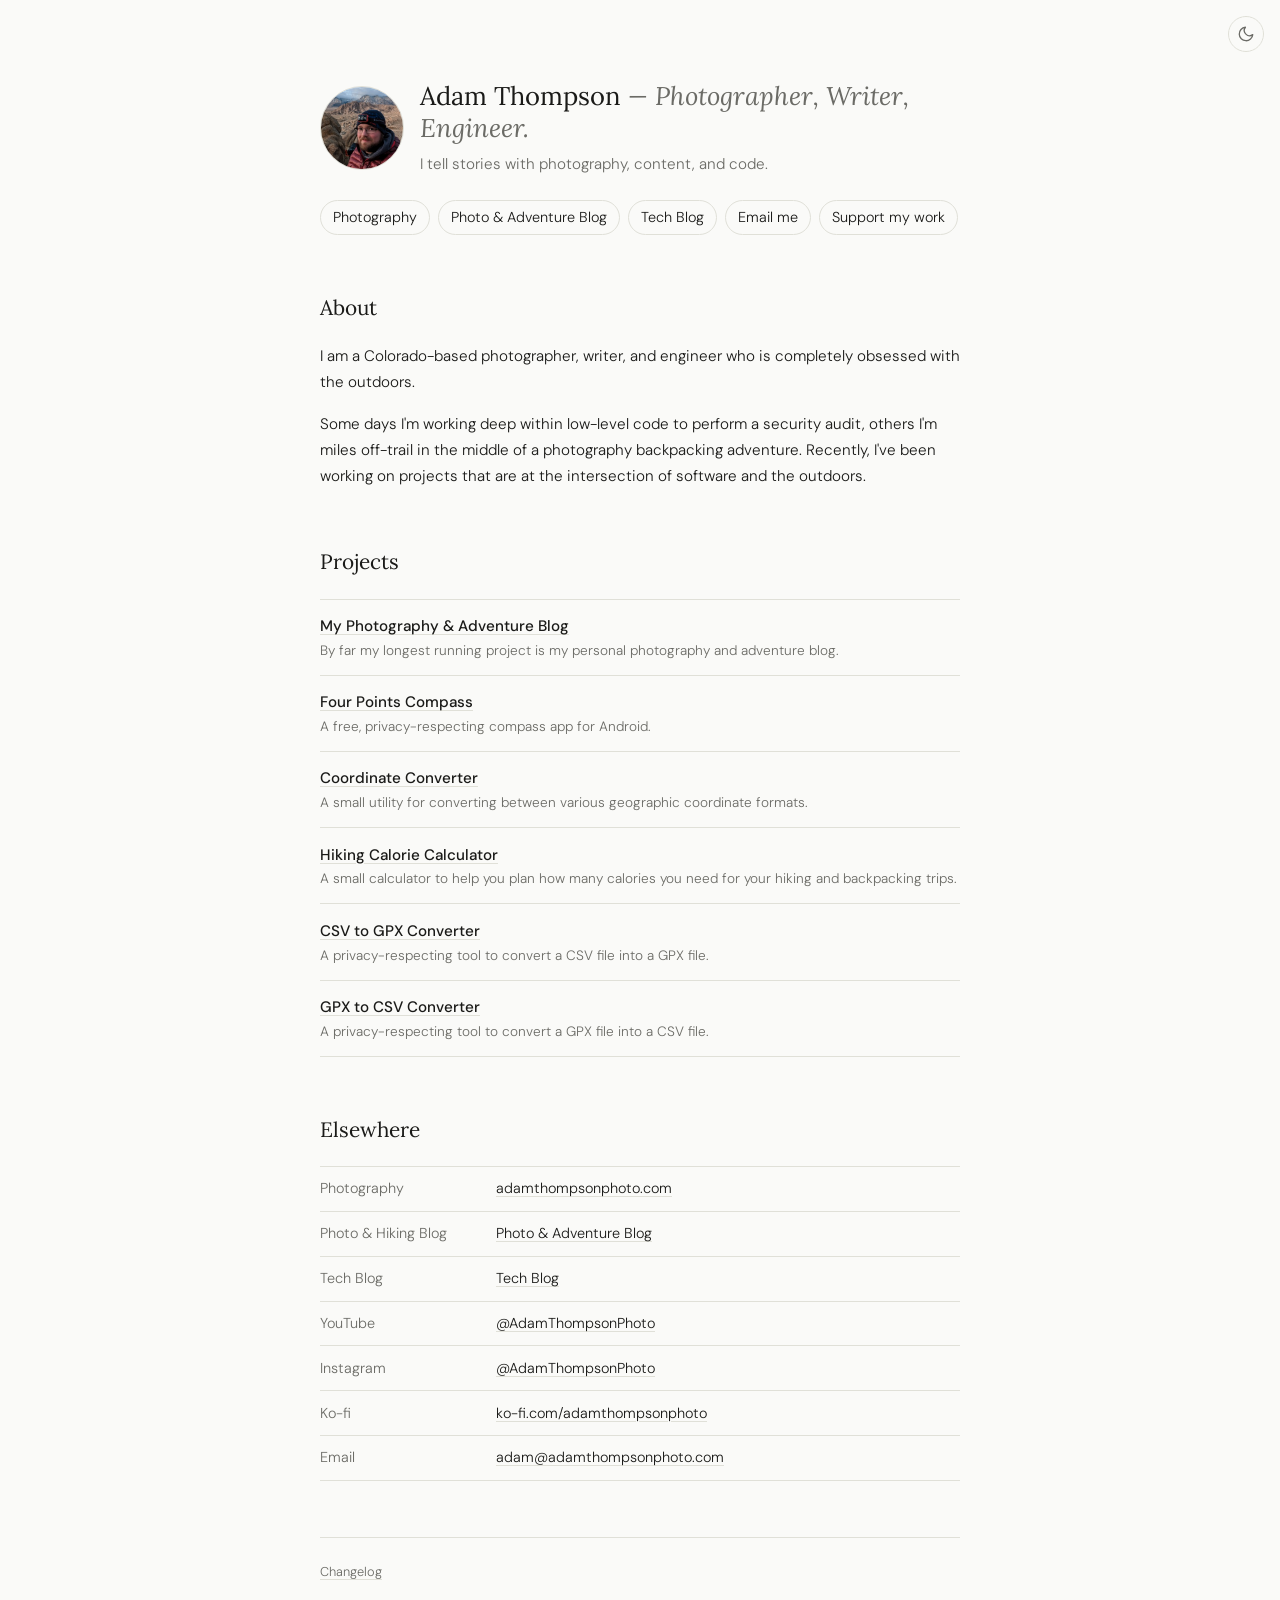
<file: index.html>
<!DOCTYPE html>
<html lang="en">
    <head>
        <meta charset="UTF-8" />
        <meta name="viewport" content="width=device-width, initial-scale=1.0" />
        <title>Adam Thompson - Photographer, Writer, Engineer</title>

        <link rel="icon" type="image/png" sizes="32x32" href="assets/favicon-32.png" />
        <link rel="apple-touch-icon" sizes="180x180" href="assets/apple-touch-icon.png" />

        <link rel="preconnect" href="https://fonts.googleapis.com" />
        <link rel="preconnect" href="https://fonts.gstatic.com" crossorigin />
        <link href="https://fonts.googleapis.com/css2?family=Lora:ital,wght@0,400;1,400&family=DM+Sans:wght@300;500&display=swap" rel="stylesheet" />

        <script>
            (function () {
                var stored = null;
                try {
                    stored = localStorage.getItem('theme');
                } catch (e) {}
                var prefersDark = window.matchMedia('(prefers-color-scheme: dark)').matches;
                document.documentElement.dataset.theme = stored || (prefersDark ? 'dark' : 'light');
            })();
        </script>

        <link rel="stylesheet" href="main.css" />

        <meta name="description" content="Adam Thompson is a Colorado-based photographer, writer, and engineer who's obsessed with the outdoors." />
        <link rel="canonical" href="https://theadamthompson.com/" />

        <script type="application/ld+json">
            {
                "@context": "https://schema.org",
                "@type": "Person",
                "name": "Adam Thompson",
                "url": "https://theadamthompson.com/",
                "image": "https://theadamthompson.com/assets/adam-thompson-alabama-hills.jpg",
                "description": "Colorado-based photographer, writer, and engineer who's obsessed with the outdoors.",
                "jobTitle": ["Photographer", "Writer", "Software Engineer"],
                "email": "mailto:adam@adamthompsonphoto.com",
                "address": {
                    "@type": "PostalAddress",
                    "addressRegion": "CO",
                    "addressCountry": "US"
                },
                "sameAs": [
                    "https://adamthompsonphoto.com",
                    "https://hackeradam.com",
                    "https://www.youtube.com/@AdamThompsonPhoto",
                    "https://instagram.com/adamthompsonphoto",
                    "https://ko-fi.com/adamthompsonphoto"
                ]
            }
        </script>
    </head>
    <body>
        <button class="theme-toggle" type="button" aria-label="Toggle dark mode">
            <svg class="icon-moon" viewBox="0 0 24 24" width="18" height="18" aria-hidden="true">
                <path d="M21 12.8A9 9 0 1 1 11.2 3a7 7 0 0 0 9.8 9.8z" />
            </svg>
            <svg class="icon-sun" viewBox="0 0 24 24" width="18" height="18" aria-hidden="true">
                <circle cx="12" cy="12" r="4.5" />
                <path d="M12 1.5v2.5M12 20v2.5M1.5 12H4M20 12h2.5M4.6 4.6l1.8 1.8M17.6 17.6l1.8 1.8M4.6 19.4l1.8-1.8M17.6 6.4l1.8-1.8" />
            </svg>
        </button>

        <div class="page">
            <header class="site-header">
                <div class="intro">
                    <img
                        class="profile-photo"
                        src="assets/adam-thompson-alabama-hills.jpg"
                        alt="Adam Thompson in the Alabama Hills, California"
                        width="96"
                        height="96"
                    />
                    <div class="intro-copy">
                        <h1>Adam Thompson<span class="tagline"> &mdash; Photographer, Writer, Engineer.</span></h1>
                        <p class="sub">I tell stories with photography, content, and code.</p>
                    </div>
                </div>
                <nav class="nav-links">
                    <a href="https://adamthompsonphoto.com" target="_blank">Photography</a>
                    <a href="https://adamthompsonphoto.com/blog" target="_blank">Photo & Adventure Blog</a>
                    <a href="https://hackeradam.com" target="_blank">Tech Blog</a>
                    <a href="mailto:adam@adamthompsonphoto.com">Email me</a>
                    <a href="https://ko-fi.com/adamthompsonphoto" target="_blank">Support my work</a>
                </nav>
            </header>

            <section>
                <h2>About</h2>
                <div class="about-prose">
                    <p>I am a Colorado-based photographer, writer, and engineer who is completely obsessed with the outdoors.</p>
                    <p>Some days I'm working deep within low-level code to perform a security audit, others I'm miles off-trail in the middle of a photography backpacking adventure. Recently, I've been working on projects that are at the intersection of software and the outdoors.</p>
                </div>
            </section>

            <section>
                <h2>Projects</h2>
                <ul class="project-list">
                    <li>
                        <a href="https://adamthompsonphoto.com/blog" target="_blank">My Photography & Adventure Blog</a>
                        <p>By far my longest running project is my personal photography and adventure blog.</p>
                    </li>
                    <li>
                        <a href="https://adamthompsonphoto.com/four-points-compass/" target="_blank">Four Points Compass</a>
                        <p>A free, privacy-respecting compass app for Android.</p>
                    </li>
                    <li>
                        <a href="https://adamthompsonphoto.com/tools/coordinate-converter/" target="_blank">Coordinate Converter</a>
                        <p>A small utility for converting between various geographic coordinate formats.</p>
                    </li>
                    <li>
                        <a href="https://adamthompsonphoto.com/tools/hiking-calorie-calculator/" target="_blank">Hiking Calorie Calculator</a>
                        <p>A small calculator to help you plan how many calories you need for your hiking and backpacking trips.</p>
                    </li>
                    <li>
                        <a href="https://adamthompsonphoto.com/tools/csv-to-gpx/" target="_blank">CSV to GPX Converter</a>
                        <p>A privacy-respecting tool to convert a CSV file into a GPX file.</p>
                    </li>
                    <li>
                        <a href="https://adamthompsonphoto.com/tools/gpx-to-csv/" target="_blank">GPX to CSV Converter</a>
                        <p>A privacy-respecting tool to convert a GPX file into a CSV file.</p>
                    </li>
                </ul>
            </section>

            <section>
                <h2>Elsewhere</h2>
                <ul class="elsewhere-list">
                    <li>
                        <span class="platform">Photography</span>
                        <a href="https://adamthompsonphoto.com" target="_blank" rel="me">adamthompsonphoto.com</a>
                    </li>
                    <li>
                        <span class="platform">Photo & Hiking Blog</span>
                        <a href="https://adamthompsonphoto.com/blog" target="_blank">Photo &amp; Adventure Blog</a>
                    </li>
                    <li>
                        <span class="platform">Tech Blog</span>
                        <a href="https://hackeradam.com" target="_blank" rel="me">Tech Blog</a>
                    </li>
                    <li>
                        <span class="platform">YouTube</span>
                        <a href="https://www.youtube.com/@AdamThompsonPhoto" target="_blank" rel="me">@AdamThompsonPhoto</a>
                    </li>
                    <li>
                        <span class="platform">Instagram</span>
                        <a href="https://instagram.com/adamthompsonphoto" target="_blank" rel="me">@AdamThompsonPhoto</a>
                    </li>
                    <li>
                        <span class="platform">Ko-fi</span>
                        <a href="https://ko-fi.com/adamthompsonphoto" target="_blank" rel="me">ko-fi.com/adamthompsonphoto</a>
                    </li>
                    <li>
                        <span class="platform">Email</span>
                        <a href="mailto:adam@adamthompsonphoto.com">adam@adamthompsonphoto.com</a>
                    </li>
                </ul>
            </section>

            <footer class="site-footer">
                <a href="https://theadamthompson.com/changelog.html">Changelog</a>
            </footer>
        </div>

        <script>
            (function () {
                var root = document.documentElement;
                var toggle = document.querySelector('.theme-toggle');
                var media = window.matchMedia('(prefers-color-scheme: dark)');

                function label() {
                    var next = root.dataset.theme === 'dark' ? 'light' : 'dark';
                    toggle.setAttribute('aria-label', 'Switch to ' + next + ' mode');
                }

                toggle.addEventListener('click', function () {
                    var next = root.dataset.theme === 'dark' ? 'light' : 'dark';
                    root.dataset.theme = next;
                    try {
                        localStorage.setItem('theme', next);
                    } catch (e) {}
                    label();
                });

                // Follow system changes until the visitor picks a theme themselves
                media.addEventListener('change', function (e) {
                    var stored = null;
                    try {
                        stored = localStorage.getItem('theme');
                    } catch (err) {}
                    if (!stored) {
                        root.dataset.theme = e.matches ? 'dark' : 'light';
                        label();
                    }
                });

                label();
            })();
        </script>
    </body>
</html>
</file>
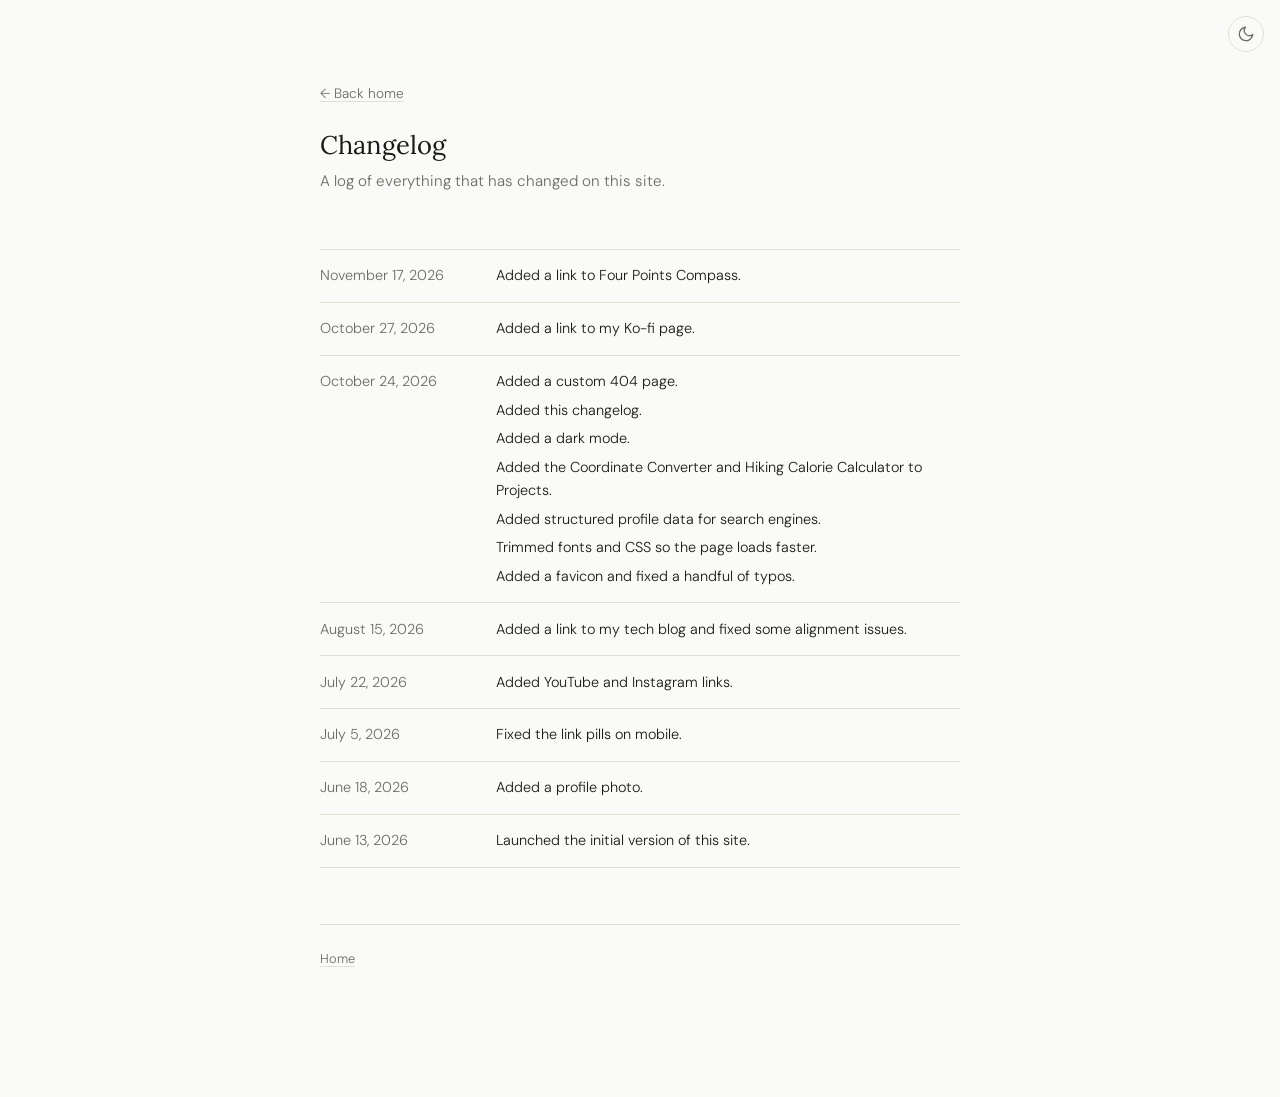
<file: changelog.html>
<!DOCTYPE html>
<html lang="en">
    <head>
        <meta charset="UTF-8" />
        <meta name="viewport" content="width=device-width, initial-scale=1.0" />
        <title>Changelog - Adam Thompson</title>

        <link rel="icon" type="image/png" sizes="32x32" href="assets/favicon-32.png" />
        <link rel="apple-touch-icon" sizes="180x180" href="assets/apple-touch-icon.png" />

        <link rel="preconnect" href="https://fonts.googleapis.com" />
        <link rel="preconnect" href="https://fonts.gstatic.com" crossorigin />
        <link href="https://fonts.googleapis.com/css2?family=Lora:ital,wght@0,400;1,400&family=DM+Sans:wght@300;500&display=swap" rel="stylesheet" />

        <script>
            (function () {
                var stored = null;
                try {
                    stored = localStorage.getItem('theme');
                } catch (e) {}
                var prefersDark = window.matchMedia('(prefers-color-scheme: dark)').matches;
                document.documentElement.dataset.theme = stored || (prefersDark ? 'dark' : 'light');
            })();
        </script>

        <link rel="stylesheet" href="main.css" />

        <meta name="description" content="A running log of changes to theadamthompson.com." />
        <link rel="canonical" href="https://theadamthompson.com/changelog.html" />
    </head>
    <body>
        <button class="theme-toggle" type="button" aria-label="Toggle dark mode">
            <svg class="icon-moon" viewBox="0 0 24 24" width="18" height="18" aria-hidden="true">
                <path d="M21 12.8A9 9 0 1 1 11.2 3a7 7 0 0 0 9.8 9.8z" />
            </svg>
            <svg class="icon-sun" viewBox="0 0 24 24" width="18" height="18" aria-hidden="true">
                <circle cx="12" cy="12" r="4.5" />
                <path d="M12 1.5v2.5M12 20v2.5M1.5 12H4M20 12h2.5M4.6 4.6l1.8 1.8M17.6 17.6l1.8 1.8M4.6 19.4l1.8-1.8M17.6 6.4l1.8-1.8" />
            </svg>
        </button>

        <div class="page">
            <header class="site-header">
                <a class="back-link" href="https://theadamthompson.com">&larr; Back home</a>
                <h1>Changelog</h1>
                <p class="sub">A log of everything that has changed on this site.</p>
            </header>

            <section>
                <ul class="changelog-list">
                    <li>
                        <time datetime="2026-11-17">November 17, 2026</time>
                        <ul>
                            <li>Added a link to Four Points Compass.</li>
                        </ul>
                    </li>
                    <li>
                        <time datetime="2026-10-27">October 27, 2026</time>
                        <ul>
                            <li>Added a link to my Ko-fi page.</li>
                        </ul>
                    </li>
                    <li>
                        <time datetime="2026-10-24">October 24, 2026</time>
                        <ul>
                            <li>Added a custom 404 page.</li>
                            <li>Added this changelog.</li>
                            <li>Added a dark mode.</li>
                            <li>Added the Coordinate Converter and Hiking Calorie Calculator to Projects.</li>
                            <li>Added structured profile data for search engines.</li>
                            <li>Trimmed fonts and CSS so the page loads faster.</li>
                            <li>Added a favicon and fixed a handful of typos.</li>
                        </ul>
                    </li>
                    <li>
                        <time datetime="2026-08-15">August 15, 2026</time>
                        <ul>
                            <li>Added a link to my tech blog and fixed some alignment issues.</li>
                        </ul>
                    </li>
                    <li>
                        <time datetime="2026-07-22">July 22, 2026</time>
                        <ul>
                            <li>Added YouTube and Instagram links.</li>
                        </ul>
                    </li>
                    <li>
                        <time datetime="2026-07-05">July 5, 2026</time>
                        <ul>
                            <li>Fixed the link pills on mobile.</li>
                        </ul>
                    </li>
                    <li>
                        <time datetime="2026-06-18">June 18, 2026</time>
                        <ul>
                            <li>Added a profile photo.</li>
                        </ul>
                    </li>
                    <li>
                        <time datetime="2026-06-13">June 13, 2026</time>
                        <ul>
                            <li>Launched the initial version of this site.</li>
                        </ul>
                    </li>
                </ul>
            </section>

            <footer class="site-footer">
                <a href="https://theadamthompson.com">Home</a>
            </footer>
        </div>

        <script>
            (function () {
                var root = document.documentElement;
                var toggle = document.querySelector('.theme-toggle');
                var media = window.matchMedia('(prefers-color-scheme: dark)');

                function label() {
                    var next = root.dataset.theme === 'dark' ? 'light' : 'dark';
                    toggle.setAttribute('aria-label', 'Switch to ' + next + ' mode');
                }

                toggle.addEventListener('click', function () {
                    var next = root.dataset.theme === 'dark' ? 'light' : 'dark';
                    root.dataset.theme = next;
                    try {
                        localStorage.setItem('theme', next);
                    } catch (e) {}
                    label();
                });

                // Follow system changes until the visitor picks a theme themselves
                media.addEventListener('change', function (e) {
                    var stored = null;
                    try {
                        stored = localStorage.getItem('theme');
                    } catch (err) {}
                    if (!stored) {
                        root.dataset.theme = e.matches ? 'dark' : 'light';
                        label();
                    }
                });

                label();
            })();
        </script>
    </body>
</html>
</file>
<file: main.css>
:root {
    --bg: #fafaf8;
    --fg: #1a1a18;
    --muted: #6b6b66;
    --border: #e0e0d8;
    color-scheme: light;
    --serif: 'Lora', Georgia, serif;
    --sans: 'DM Sans', system-ui, sans-serif;
}

@media (prefers-color-scheme: dark) {
    :root:not([data-theme="light"]) {
        --bg: #161614;
        --fg: #ecebe5;
        --muted: #9c9b94;
        --border: #35352f;
        color-scheme: dark;
    }
}

:root[data-theme="dark"] {
    --bg: #161614;
    --fg: #ecebe5;
    --muted: #9c9b94;
    --border: #35352f;
    color-scheme: dark;
}

*, *::before, *::after {
    box-sizing: border-box;
    margin: 0;
    padding: 0;
}

html {
    font-size: 16px;
}

body {
    background: var(--bg);
    color: var(--fg);
    font-family: var(--sans);
    font-weight: 300;
    line-height: 1.6;
    padding: 0 1.5rem;
}

a {
    color: inherit;
    text-decoration: underline;
    text-underline-offset: 3px;
    text-decoration-color: var(--border);
    transition: text-decoration-color 0.15s;
}

a:hover {
    text-decoration-color: var(--fg);
}

.page {
    max-width: 640px;
    margin: 0 auto;
    padding: 5rem 0 8rem;
}

.site-header {
    margin-bottom: 3.5rem;
}

.intro {
    display: flex;
    align-items: center;
    gap: 1rem;
    margin-bottom: 1.5rem;
}

.profile-photo {
    width: 5.25rem;
    height: 5.25rem;
    flex: 0 0 5.25rem;
    border: 1px solid var(--border);
    border-radius: 50%;
    object-fit: cover;
    object-position: 66% 76%;
}

.intro-copy {
    min-width: 0;
}

.site-header h1 {
    font-family: var(--serif);
    font-weight: 400;
    font-size: 1.6rem;
    line-height: 1.25;
    margin-bottom: 0.15rem;
}

.site-header h1 .tagline {
    color: var(--muted);
    font-style: italic;
    font-weight: 400;
}

.site-header .sub {
    font-size: 0.95rem;
    color: var(--muted);
    margin-top: 0.5rem;
}

.nav-links {
    display: flex;
    flex-wrap: wrap;
    gap: 0.5rem;
    font-size: 0.9rem;
}

.nav-links a {
    display: inline-block;
    text-decoration: none;
    border: 1px solid var(--border);
    padding: 0.3rem 0.75rem;
    border-radius: 2rem;
    white-space: nowrap;
    transition: background 0.15s, border-color 0.15s;
}

.nav-links a:hover {
    background: var(--fg);
    color: var(--bg);
    border-color: var(--fg);
}

/* ── Theme toggle ── */
.theme-toggle {
    display: none;
    position: fixed;
    top: 1rem;
    right: 1rem;
    width: 2.25rem;
    height: 2.25rem;
    align-items: center;
    justify-content: center;
    background: var(--bg);
    color: var(--muted);
    border: 1px solid var(--border);
    border-radius: 50%;
    cursor: pointer;
    transition: color 0.15s, border-color 0.15s;
}

/* Only shown once the head script has run, since it needs JS to work */
:root[data-theme] .theme-toggle {
    display: inline-flex;
}

.theme-toggle:hover,
.theme-toggle:focus-visible {
    color: var(--fg);
    border-color: var(--fg);
}

.theme-toggle svg {
    fill: none;
    stroke: currentColor;
    stroke-width: 1.75;
    stroke-linecap: round;
    stroke-linejoin: round;
}

.theme-toggle .icon-sun,
:root[data-theme="dark"] .theme-toggle .icon-moon {
    display: none;
}

:root[data-theme="dark"] .theme-toggle .icon-sun {
    display: block;
}

section {
    margin-bottom: 3.5rem;
}

section h2 {
    font-family: var(--serif);
    font-weight: 400;
    font-size: 1.3rem;
    margin-bottom: 1.25rem;
}

.about-prose p {
    font-size: 0.95rem;
    line-height: 1.7;
    margin-bottom: 1rem;
}

/* ── Projects list ── */
.project-list {
    list-style: none;
    border-top: 1px solid var(--border);
}

.project-list li {
    padding: 0.9rem 0;
    border-bottom: 1px solid var(--border);
}

.project-list li a {
    font-weight: 500;
    font-size: 0.95rem;
    display: block;
    margin-bottom: 0.15rem;
}

.project-list li p {
    font-size: 0.85rem;
    color: var(--muted);
    line-height: 1.45;
}

/* ── Elsewhere ── */
.elsewhere-list {
    list-style: none;
    border-top: 1px solid var(--border);
}

.elsewhere-list li {
    display: grid;
    grid-template-columns: 9.5rem minmax(0, 1fr);
    align-items: baseline;
    column-gap: 1.5rem;
    padding: 0.65rem 0;
    border-bottom: 1px solid var(--border);
    font-size: 0.9rem;
}

.elsewhere-list .platform {
    color: var(--muted);
}

.elsewhere-list a {
    min-width: 0;
    overflow-wrap: anywhere;
}

@media (max-width: 520px) {
    .intro {
        align-items: flex-start;
    }

    .profile-photo {
        width: 4.5rem;
        height: 4.5rem;
        flex-basis: 4.5rem;
    }

    .elsewhere-list li {
        grid-template-columns: 1fr;
        row-gap: 0.1rem;
        padding: 0.75rem 0;
    }
}

/* ── Footer ── */
.site-footer {
    padding-top: 1.5rem;
    border-top: 1px solid var(--border);
    font-size: 0.8rem;
    color: var(--muted);
}

/* ── Changelog ── */
.back-link {
    display: inline-block;
    font-size: 0.85rem;
    color: var(--muted);
    margin-bottom: 1.5rem;
}

.changelog-list {
    list-style: none;
    border-top: 1px solid var(--border);
}

.changelog-list > li {
    display: grid;
    grid-template-columns: 9.5rem minmax(0, 1fr);
    align-items: baseline;
    column-gap: 1.5rem;
    padding: 0.9rem 0;
    border-bottom: 1px solid var(--border);
    font-size: 0.9rem;
}

.changelog-list time {
    color: var(--muted);
}

.changelog-list ul {
    list-style: none;
}

.changelog-list ul li + li {
    margin-top: 0.35rem;
}

@media (max-width: 520px) {
    .changelog-list > li {
        grid-template-columns: 1fr;
        row-gap: 0.25rem;
    }
}
</file>
